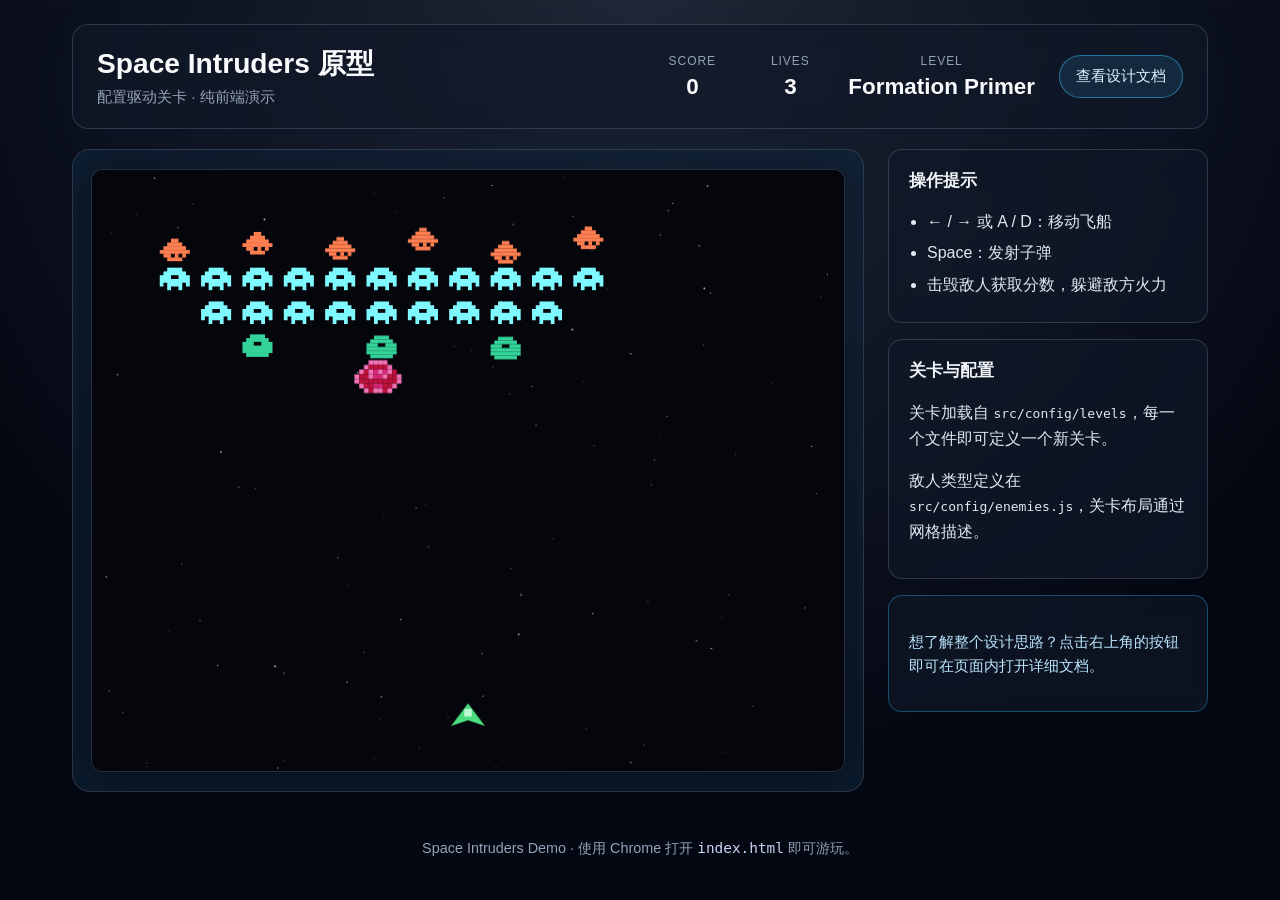
<file: index.html>
<!DOCTYPE html>
<html lang="zh-CN">

<head>
    <meta charset="UTF-8" />
    <meta name="viewport" content="width=device-width, initial-scale=1.0" />
    <title>Space Intruders 原型</title>
    <link rel="stylesheet" href="styles/main.css" />
</head>

<body>
    <div class="page">
        <header class="top-bar">
            <div class="branding">
                <h1>Space Intruders 原型</h1>
                <p class="subtitle">配置驱动关卡 · 纯前端演示</p>
            </div>
            <div class="hud" role="status" aria-live="polite">
                <div class="hud-item" aria-label="当前分数">
                    <span class="label">Score</span>
                    <span class="value" data-hud="score">0</span>
                </div>
                <div class="hud-item" aria-label="剩余生命">
                    <span class="label">Lives</span>
                    <span class="value" data-hud="lives">0</span>
                </div>
                <div class="hud-item" aria-label="当前关卡">
                    <span class="label">Level</span>
                    <span class="value" data-hud="level">准备</span>
                </div>
            </div>
            <button id="doc-toggle" class="doc-button" type="button">查看设计文档</button>
        </header>

        <main class="layout">
            <section class="playfield">
                <canvas id="game-canvas" width="800" height="640" aria-label="Space Intruders 游戏画布"></canvas>
            </section>
            <aside class="sidebar">
                <div class="panel">
                    <h2>操作提示</h2>
                    <ul>
                        <li>← / → 或 A / D：移动飞船</li>
                        <li>Space：发射子弹</li>
                        <li>击毁敌人获取分数，躲避敌方火力</li>
                    </ul>
                </div>
                <div class="panel">
                    <h2>关卡与配置</h2>
                    <p>关卡加载自 <code>src/config/levels</code>，每一个文件即可定义一个新关卡。</p>
                    <p>敌人类型定义在 <code>src/config/enemies.js</code>，关卡布局通过网格描述。</p>
                </div>
                <div class="panel tip">
                    <p>想了解整个设计思路？点击右上角的按钮即可在页面内打开详细文档。</p>
                </div>
            </aside>
        </main>

        <footer class="footer">
            <p>Space Intruders Demo · 使用 Chrome 打开 <code>index.html</code> 即可游玩。</p>
        </footer>
    </div>

    <div id="doc-overlay" class="doc-overlay" aria-hidden="true">
        <div class="doc-backdrop" data-action="close-doc"></div>
        <section class="doc-panel" role="dialog" aria-modal="true" aria-labelledby="doc-title">
            <header class="doc-panel__header">
                <h2 id="doc-title">项目设计文档</h2>
                <button type="button" id="doc-close" class="doc-close" aria-label="关闭设计文档">×</button>
            </header>
            <iframe src="docs/design.html" title="项目设计思路" loading="lazy"></iframe>
        </section>
    </div>

    <script src="src/config/enemies.js"></script>
    <script src="src/config/levels/index.js"></script>
    <script src="src/config/levels/level1.js"></script>
    <script src="src/config/levels/level2.js"></script>

    <script src="src/utils/loader.js"></script>

    <script src="src/entities/projectile.js"></script>
    <script src="src/entities/effect.js"></script>
    <script src="src/entities/player.js"></script>
    <script src="src/entities/enemyBase.js"></script>
    <script src="src/entities/types/gruntEnemy.js"></script>
    <script src="src/entities/types/scoutEnemy.js"></script>
    <script src="src/entities/types/tankEnemy.js"></script>
    <script src="src/entities/types/bossEnemy.js"></script>

    <script src="src/systems/input.js"></script>
    <script src="src/systems/collision.js"></script>
    <script src="src/systems/renderer.js"></script>

    <script src="src/core/scene.js"></script>
    <script src="src/core/level.js"></script>
    <script src="src/core/levelFactory.js"></script>
    <script src="src/core/game.js"></script>

    <script src="src/main.js"></script>
</body>

</html>
</file>
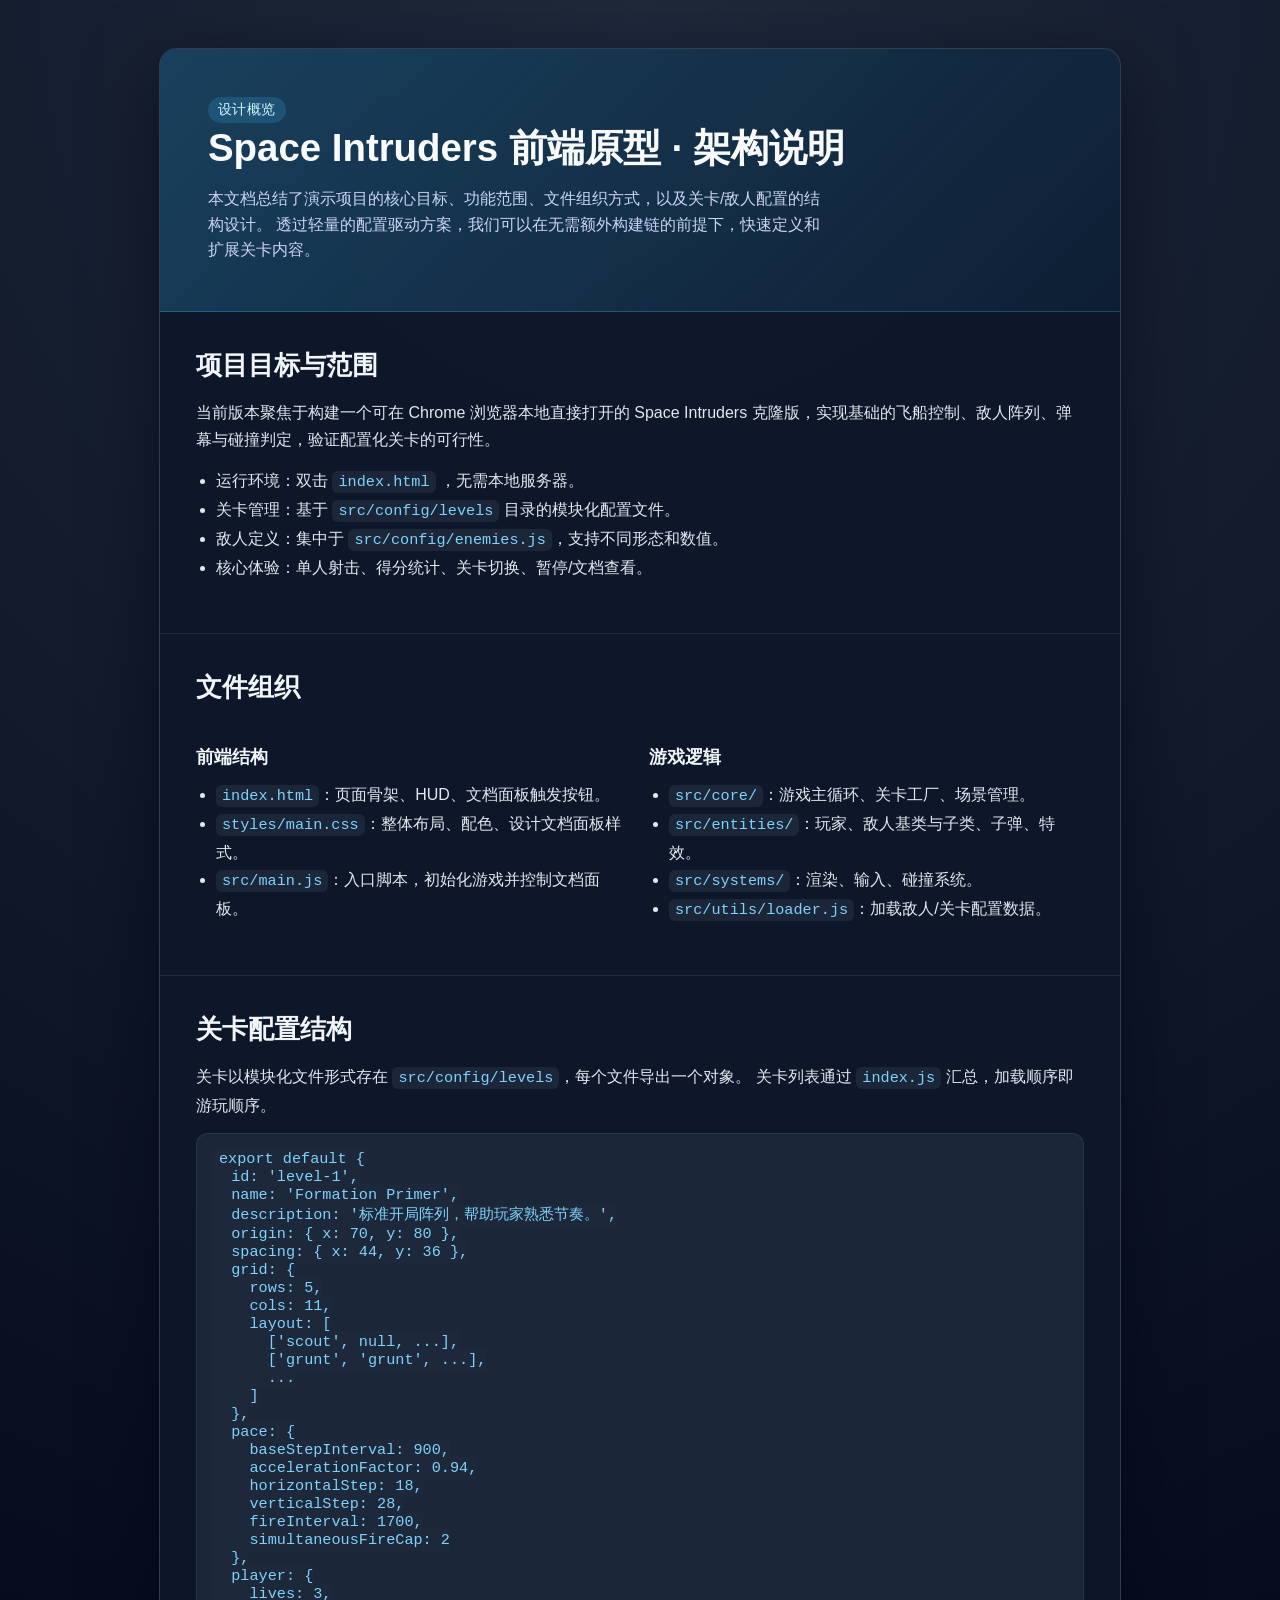
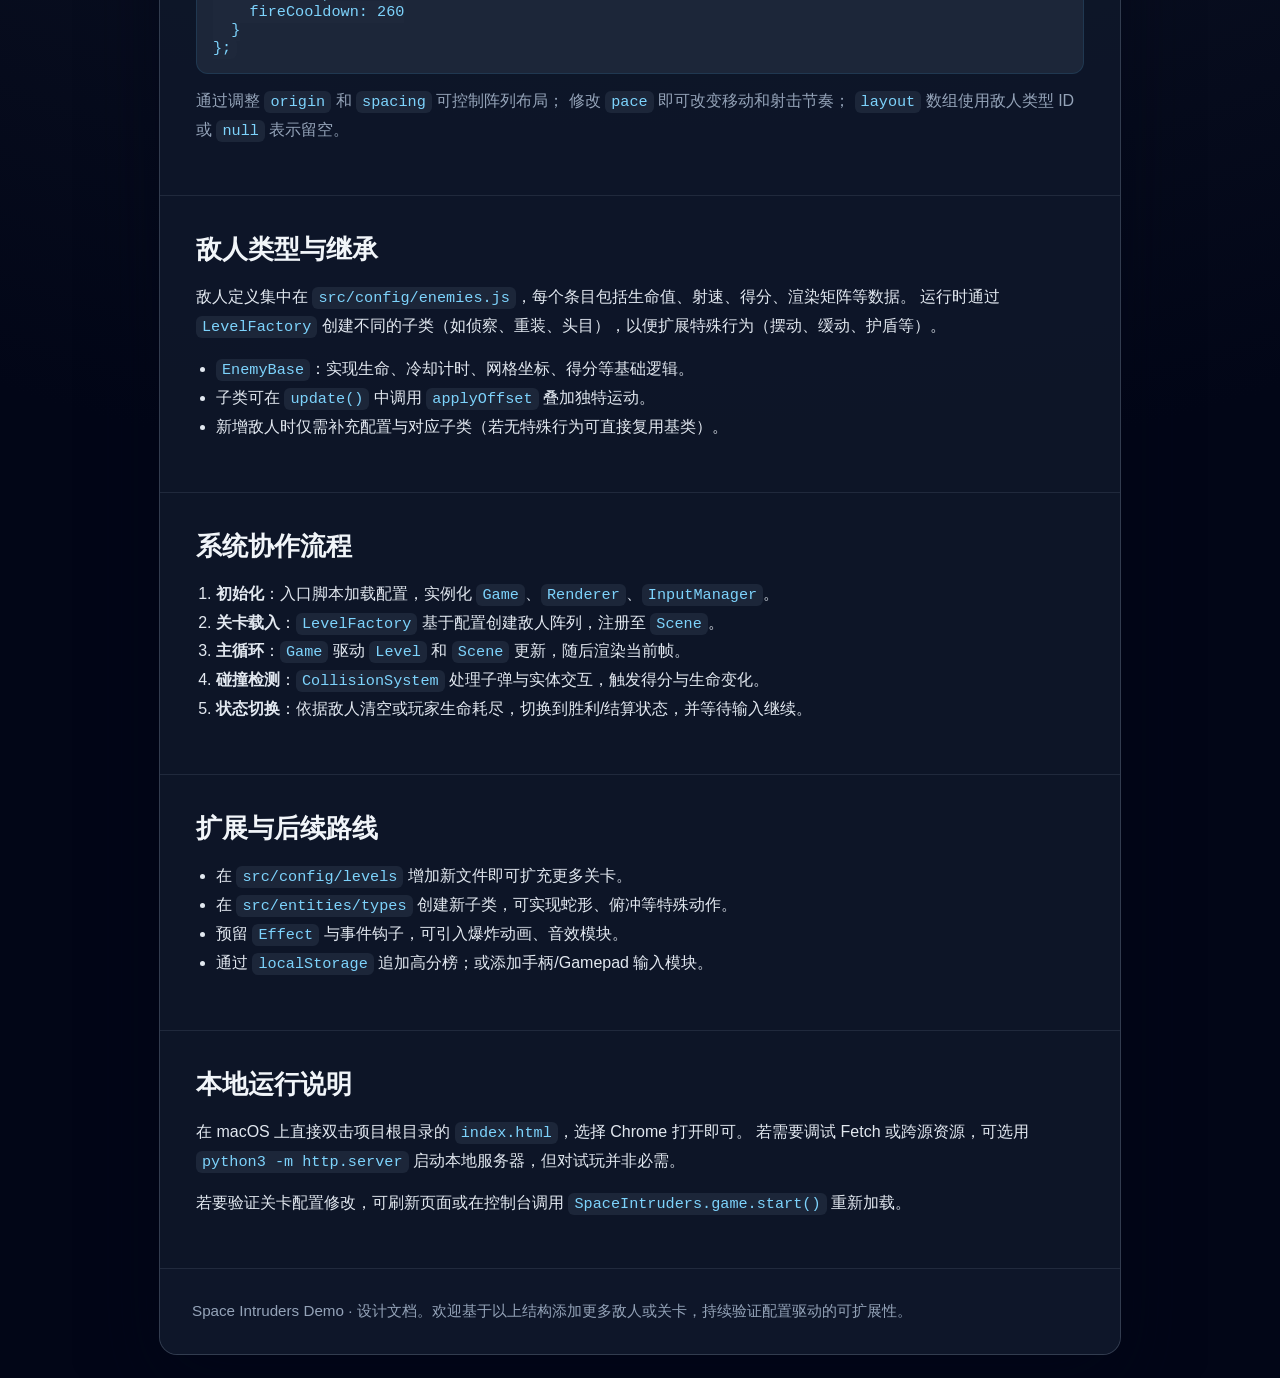
<file: docs/design.html>
<!DOCTYPE html>
<html lang="zh-CN">
  <head>
    <meta charset="UTF-8" />
    <meta name="viewport" content="width=device-width, initial-scale=1.0" />
    <title>Space Intruders 设计文档</title>
    <style>
      :root {
        color-scheme: dark;
        font-family: 'Segoe UI', 'PingFang SC', 'Microsoft YaHei', sans-serif;
        --bg: #0f172a;
        --panel: rgba(15, 23, 42, 0.92);
        --border: rgba(148, 163, 184, 0.28);
        --accent: #38bdf8;
        --muted: #94a3b8;
        --code-bg: rgba(30, 41, 59, 0.9);
      }

      body {
        margin: 0;
        background: radial-gradient(circle at top, #1e293b, #020617 68%);
        color: #e2e8f0;
        padding: clamp(18px, 4vw, 48px);
      }

      main {
        max-width: 960px;
        margin: 0 auto;
        background: var(--panel);
        border-radius: 18px;
        border: 1px solid var(--border);
        box-shadow: 0 24px 72px rgba(2, 6, 23, 0.6);
        overflow: hidden;
      }

      header {
        padding: clamp(24px, 5vw, 48px);
        background: linear-gradient(135deg, rgba(56, 189, 248, 0.25), rgba(14, 165, 233, 0.05));
        border-bottom: 1px solid rgba(56, 189, 248, 0.25);
      }

      header h1 {
        margin: 0;
        font-size: clamp(1.8rem, 3vw, 2.4rem);
        color: #f8fafc;
      }

      header p {
        margin: 12px 0 0;
        max-width: 620px;
        line-height: 1.6;
        color: #cbd5f5;
      }

      section {
        padding: clamp(20px, 4vw, 36px);
        border-top: 1px solid rgba(148, 163, 184, 0.14);
      }

      section:first-of-type {
        border-top: none;
      }

      h2 {
        margin: 0 0 16px;
        font-size: clamp(1.2rem, 2.4vw, 1.6rem);
        color: #f1f5f9;
      }

      h3 {
        margin: 24px 0 12px;
        font-size: 1.1rem;
        color: #f1f5f9;
      }

      p {
        margin: 0 0 14px;
        line-height: 1.7;
      }

      ul, ol {
        margin: 0 0 16px;
        padding-left: 20px;
        line-height: 1.7;
      }

      code {
        font-family: 'JetBrains Mono', 'SFMono-Regular', Menlo, Consolas, monospace;
        background: var(--code-bg);
        border-radius: 6px;
        padding: 2px 6px;
        font-size: 0.95em;
        color: #7dd3fc;
      }

      pre {
        background: var(--code-bg);
        padding: 16px;
        border-radius: 12px;
        overflow-x: auto;
        border: 1px solid rgba(56, 189, 248, 0.12);
      }

      .grid {
        display: grid;
        gap: 18px;
      }

      @media (min-width: 720px) {
        .grid.columns-2 {
          grid-template-columns: repeat(2, minmax(0, 1fr));
        }
      }

      .badge {
        display: inline-flex;
        align-items: center;
        gap: 6px;
        padding: 4px 10px;
        border-radius: 999px;
        background: rgba(56, 189, 248, 0.18);
        color: #cffafe;
        font-size: 0.85rem;
        letter-spacing: 0.03em;
        text-transform: uppercase;
      }

      .muted {
        color: var(--muted);
      }

      footer {
        padding: clamp(20px, 4vw, 32px);
        background: rgba(15, 23, 42, 0.72);
        border-top: 1px solid rgba(148, 163, 184, 0.14);
        font-size: 0.95rem;
        color: #94a3b8;
      }

      a {
        color: #38bdf8;
        text-decoration: none;
      }

      a:hover {
        text-decoration: underline;
      }
    </style>
  </head>
  <body>
    <main>
      <header>
        <span class="badge">设计概览</span>
        <h1>Space Intruders 前端原型 · 架构说明</h1>
        <p>
          本文档总结了演示项目的核心目标、功能范围、文件组织方式，以及关卡/敌人配置的结构设计。
          透过轻量的配置驱动方案，我们可以在无需额外构建链的前提下，快速定义和扩展关卡内容。
        </p>
      </header>

      <section>
        <h2>项目目标与范围</h2>
        <p>
          当前版本聚焦于构建一个可在 Chrome 浏览器本地直接打开的 Space Intruders 克隆版，实现基础的飞船控制、敌人阵列、弹幕与碰撞判定，验证配置化关卡的可行性。
        </p>
        <ul>
          <li>运行环境：双击 <code>index.html</code> ，无需本地服务器。</li>
          <li>关卡管理：基于 <code>src/config/levels</code> 目录的模块化配置文件。</li>
          <li>敌人定义：集中于 <code>src/config/enemies.js</code>，支持不同形态和数值。</li>
          <li>核心体验：单人射击、得分统计、关卡切换、暂停/文档查看。</li>
        </ul>
      </section>

      <section>
        <h2>文件组织</h2>
        <div class="grid columns-2">
          <div>
            <h3>前端结构</h3>
            <ul>
              <li><code>index.html</code>：页面骨架、HUD、文档面板触发按钮。</li>
              <li><code>styles/main.css</code>：整体布局、配色、设计文档面板样式。</li>
              <li><code>src/main.js</code>：入口脚本，初始化游戏并控制文档面板。</li>
            </ul>
          </div>
          <div>
            <h3>游戏逻辑</h3>
            <ul>
              <li><code>src/core/</code>：游戏主循环、关卡工厂、场景管理。</li>
              <li><code>src/entities/</code>：玩家、敌人基类与子类、子弹、特效。</li>
              <li><code>src/systems/</code>：渲染、输入、碰撞系统。</li>
              <li><code>src/utils/loader.js</code>：加载敌人/关卡配置数据。</li>
            </ul>
          </div>
        </div>
      </section>

      <section>
        <h2>关卡配置结构</h2>
        <p>
          关卡以模块化文件形式存在 <code>src/config/levels</code>，每个文件导出一个对象。
          关卡列表通过 <code>index.js</code> 汇总，加载顺序即游玩顺序。
        </p>
        <pre><code>export default {
  id: 'level-1',
  name: 'Formation Primer',
  description: '标准开局阵列，帮助玩家熟悉节奏。',
  origin: { x: 70, y: 80 },
  spacing: { x: 44, y: 36 },
  grid: {
    rows: 5,
    cols: 11,
    layout: [
      ['scout', null, ...],
      ['grunt', 'grunt', ...],
      ...
    ]
  },
  pace: {
    baseStepInterval: 900,
    accelerationFactor: 0.94,
    horizontalStep: 18,
    verticalStep: 28,
    fireInterval: 1700,
    simultaneousFireCap: 2
  },
  player: {
    lives: 3,
    fireCooldown: 260
  }
};</code></pre>
        <p class="muted">
          通过调整 <code>origin</code> 和 <code>spacing</code> 可控制阵列布局；
          修改 <code>pace</code> 即可改变移动和射击节奏；
          <code>layout</code> 数组使用敌人类型 ID 或 <code>null</code> 表示留空。
        </p>
      </section>

      <section>
        <h2>敌人类型与继承</h2>
        <p>
          敌人定义集中在 <code>src/config/enemies.js</code>，每个条目包括生命值、射速、得分、渲染矩阵等数据。
          运行时通过 <code>LevelFactory</code> 创建不同的子类（如侦察、重装、头目），以便扩展特殊行为（摆动、缓动、护盾等）。
        </p>
        <ul>
          <li><code>EnemyBase</code>：实现生命、冷却计时、网格坐标、得分等基础逻辑。</li>
          <li>子类可在 <code>update()</code> 中调用 <code>applyOffset</code> 叠加独特运动。</li>
          <li>新增敌人时仅需补充配置与对应子类（若无特殊行为可直接复用基类）。</li>
        </ul>
      </section>

      <section>
        <h2>系统协作流程</h2>
        <ol>
          <li><strong>初始化</strong>：入口脚本加载配置，实例化 <code>Game</code>、<code>Renderer</code>、<code>InputManager</code>。</li>
          <li><strong>关卡载入</strong>：<code>LevelFactory</code> 基于配置创建敌人阵列，注册至 <code>Scene</code>。</li>
          <li><strong>主循环</strong>：<code>Game</code> 驱动 <code>Level</code> 和 <code>Scene</code> 更新，随后渲染当前帧。</li>
          <li><strong>碰撞检测</strong>：<code>CollisionSystem</code> 处理子弹与实体交互，触发得分与生命变化。</li>
          <li><strong>状态切换</strong>：依据敌人清空或玩家生命耗尽，切换到胜利/结算状态，并等待输入继续。</li>
        </ol>
      </section>

      <section>
        <h2>扩展与后续路线</h2>
        <ul>
          <li>在 <code>src/config/levels</code> 增加新文件即可扩充更多关卡。</li>
          <li>在 <code>src/entities/types</code> 创建新子类，可实现蛇形、俯冲等特殊动作。</li>
          <li>预留 <code>Effect</code> 与事件钩子，可引入爆炸动画、音效模块。</li>
          <li>通过 <code>localStorage</code> 追加高分榜；或添加手柄/Gamepad 输入模块。</li>
        </ul>
      </section>

      <section>
        <h2>本地运行说明</h2>
        <p>
          在 macOS 上直接双击项目根目录的 <code>index.html</code>，选择 Chrome 打开即可。
          若需要调试 Fetch 或跨源资源，可选用 <code>python3 -m http.server</code> 启动本地服务器，但对试玩并非必需。
        </p>
        <p>
          若要验证关卡配置修改，可刷新页面或在控制台调用 <code>SpaceIntruders.game.start()</code> 重新加载。
        </p>
      </section>

      <footer>
        Space Intruders Demo · 设计文档。欢迎基于以上结构添加更多敌人或关卡，持续验证配置驱动的可扩展性。
      </footer>
    </main>
  </body>
</html>
</file>
<file: styles/main.css>
:root {
  color-scheme: dark;
  --page-bg: radial-gradient(circle at top, #1f2937, #030712 72%);
  --panel-bg: rgba(17, 24, 39, 0.7);
  --panel-border: rgba(148, 163, 184, 0.25);
  --hud-label: #94a3b8;
  --hud-value: #f8fafc;
  --accent: #38bdf8;
  --danger: #f87171;
  --success: #4ade80;
  font-family: 'Segoe UI', 'PingFang SC', 'Microsoft YaHei', sans-serif;
}

* {
  box-sizing: border-box;
}

body {
  margin: 0;
  min-height: 100vh;
  background: var(--page-bg);
  color: #e2e8f0;
}

.page {
  display: flex;
  flex-direction: column;
  min-height: 100vh;
  max-width: 1200px;
  margin: 0 auto;
  padding: 24px clamp(16px, 3vw, 32px);
  gap: 20px;
}

.top-bar {
  display: flex;
  align-items: center;
  gap: 24px;
  background: var(--panel-bg);
  border: 1px solid var(--panel-border);
  border-radius: 16px;
  padding: 20px 24px;
  backdrop-filter: blur(12px);
  box-shadow: 0 18px 40px rgba(15, 23, 42, 0.45);
}

.branding {
  flex: 1;
}

.branding h1 {
  margin: 0;
  font-size: clamp(1.4rem, 2.2vw, 2rem);
  color: #f8fafc;
}

.subtitle {
  margin: 4px 0 0;
  color: #94a3b8;
  font-size: 0.95rem;
}

.hud {
  display: flex;
  gap: 18px;
  align-items: center;
}

.hud-item {
  display: flex;
  flex-direction: column;
  align-items: center;
  min-width: 80px;
}

.hud-item .label {
  font-size: 0.75rem;
  text-transform: uppercase;
  letter-spacing: 0.08em;
  color: var(--hud-label);
}

.hud-item .value {
  margin-top: 6px;
  font-size: 1.4rem;
  font-weight: 600;
  color: var(--hud-value);
}

.doc-button {
  padding: 10px 16px;
  border-radius: 999px;
  border: 1px solid rgba(56, 189, 248, 0.5);
  background: rgba(56, 189, 248, 0.12);
  color: #e0f2fe;
  font-size: 0.95rem;
  cursor: pointer;
  transition: transform 0.2s ease, box-shadow 0.2s ease, background 0.2s ease;
}

.doc-button:hover {
  transform: translateY(-1px);
  background: rgba(56, 189, 248, 0.22);
  box-shadow: 0 12px 24px rgba(56, 189, 248, 0.2);
}

.layout {
  display: grid;
  grid-template-columns: minmax(0, 1fr) clamp(260px, 25vw, 320px);
  gap: 24px;
  flex: 1;
}

.playfield {
  background: rgba(15, 23, 42, 0.6);
  border: 1px solid var(--panel-border);
  border-radius: 18px;
  position: relative;
  padding: 18px;
  display: flex;
  justify-content: center;
  align-items: center;
  box-shadow: inset 0 0 60px rgba(8, 145, 178, 0.12);
}

#game-canvas {
  max-width: 100%;
  border: 1px solid rgba(148, 163, 184, 0.25);
  border-radius: 12px;
  background: #030712;
}

.sidebar {
  display: flex;
  flex-direction: column;
  gap: 16px;
}

.panel {
  background: var(--panel-bg);
  border: 1px solid var(--panel-border);
  border-radius: 14px;
  padding: 18px 20px;
  line-height: 1.6;
  backdrop-filter: blur(12px);
}

.panel h2 {
  margin-top: 0;
  font-size: 1.05rem;
  color: #f1f5f9;
}

.panel ul {
  margin: 12px 0 0;
  padding-left: 18px;
}

.panel li {
  margin-bottom: 6px;
}

.panel.tip {
  font-size: 0.95rem;
  color: #bae6fd;
  border-color: rgba(56, 189, 248, 0.35);
}

.footer {
  text-align: center;
  font-size: 0.9rem;
  color: #94a3b8;
  padding: 12px 0 4px;
}

.footer code {
  color: #cbd5f5;
}

.doc-overlay {
  position: fixed;
  inset: 0;
  display: grid;
  place-items: center;
  visibility: hidden;
  opacity: 0;
  pointer-events: none;
  transition: opacity 0.25s ease, visibility 0.25s ease;
  z-index: 1000;
}

.doc-overlay.is-open {
  visibility: visible;
  opacity: 1;
  pointer-events: auto;
}

.doc-backdrop {
  position: absolute;
  inset: 0;
  background: rgba(7, 11, 25, 0.72);
}

.doc-panel {
  position: relative;
  width: min(960px, 90vw);
  height: min(700px, 88vh);
  background: rgba(15, 23, 42, 0.95);
  border-radius: 16px;
  border: 1px solid rgba(148, 163, 184, 0.3);
  overflow: hidden;
  box-shadow: 0 28px 56px rgba(15, 23, 42, 0.6);
  display: flex;
  flex-direction: column;
}

.doc-panel__header {
  display: flex;
  justify-content: space-between;
  align-items: center;
  padding: 14px 20px;
  background: rgba(30, 41, 59, 0.85);
  border-bottom: 1px solid rgba(148, 163, 184, 0.25);
}

.doc-panel__header h2 {
  margin: 0;
  font-size: 1.1rem;
}

.doc-close {
  background: none;
  border: none;
  font-size: 1.5rem;
  color: #cbd5f5;
  cursor: pointer;
}

.doc-panel iframe {
  flex: 1;
  border: 0;
  background: #0f172a;
}

@media (max-width: 980px) {
  .layout {
    grid-template-columns: 1fr;
  }
  .sidebar {
    order: -1;
  }
  .top-bar {
    flex-direction: column;
    align-items: flex-start;
  }
  .hud {
    width: 100%;
    justify-content: space-around;
  }
  .doc-button {
    align-self: stretch;
  }
}

@media (max-width: 600px) {
  .page {
    padding: 16px;
  }
  .top-bar {
    padding: 16px;
  }
  #game-canvas {
    height: auto;
  }
}
</file>
